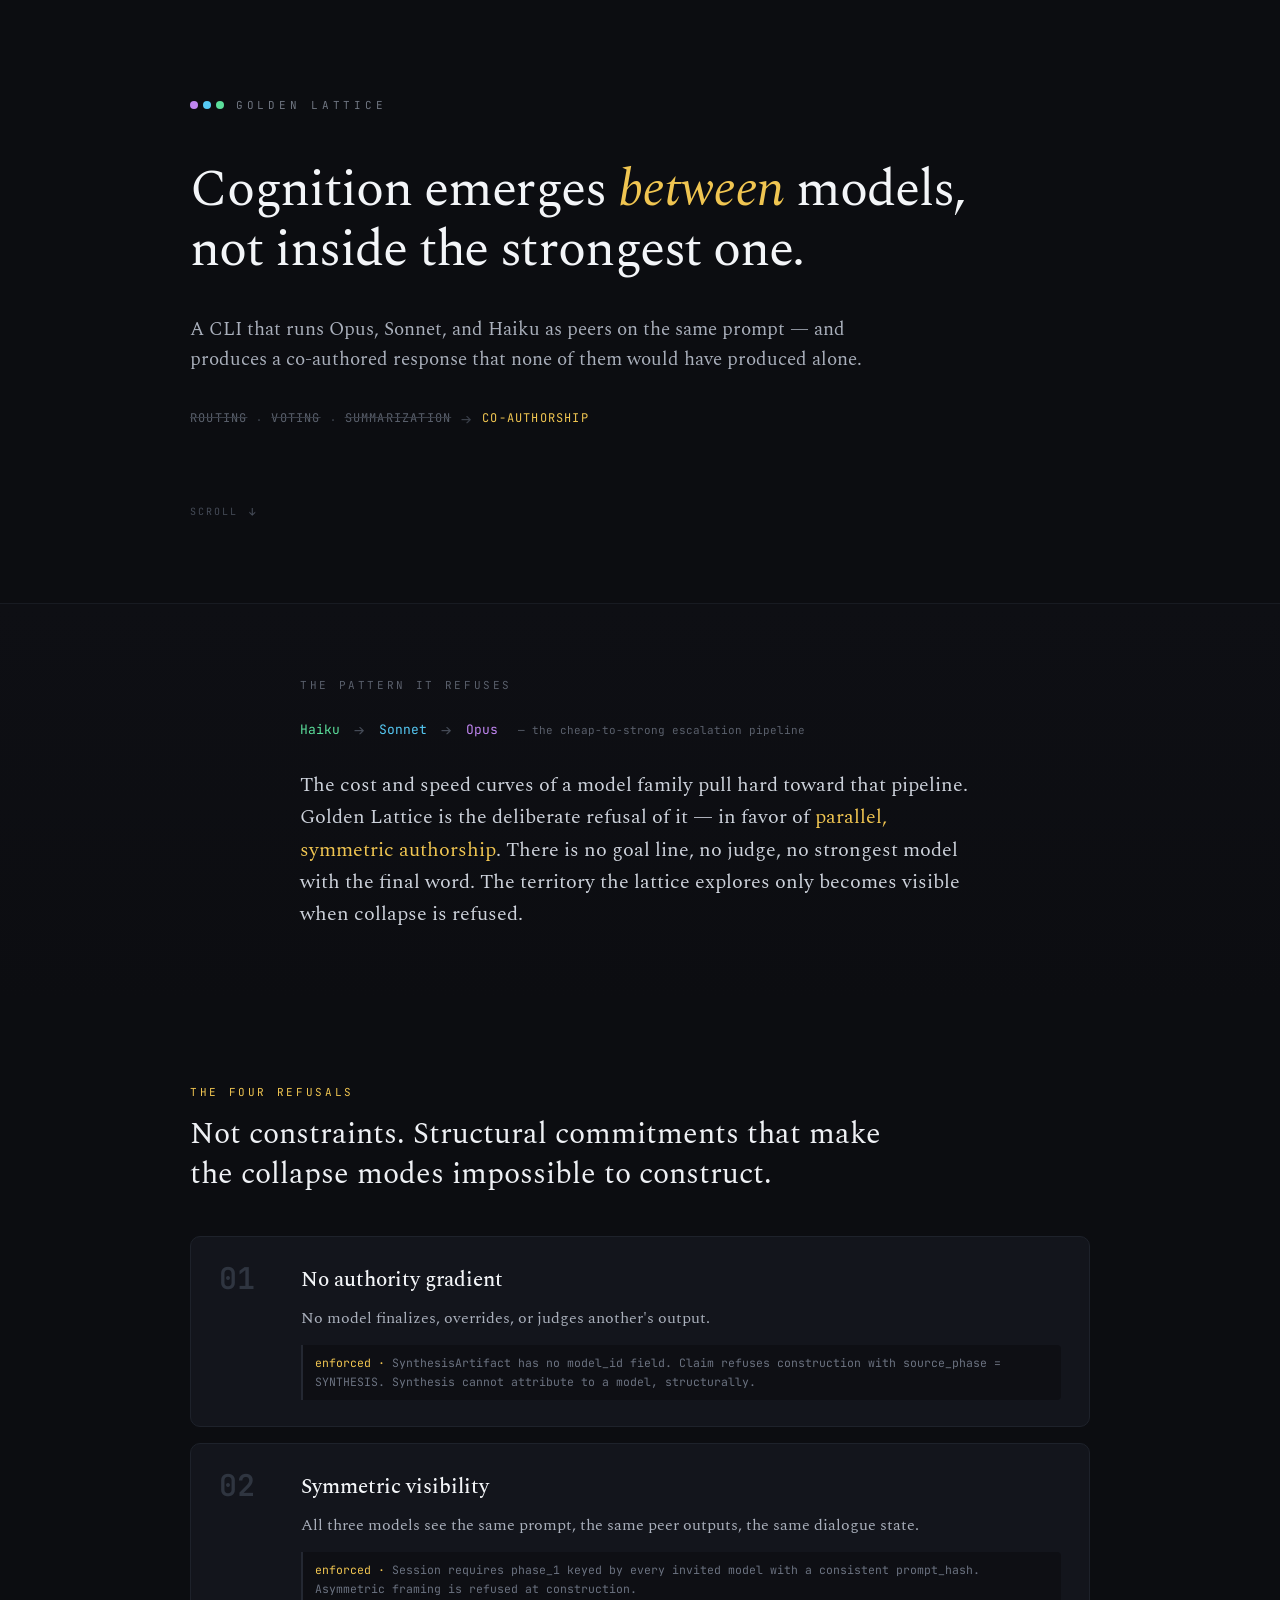
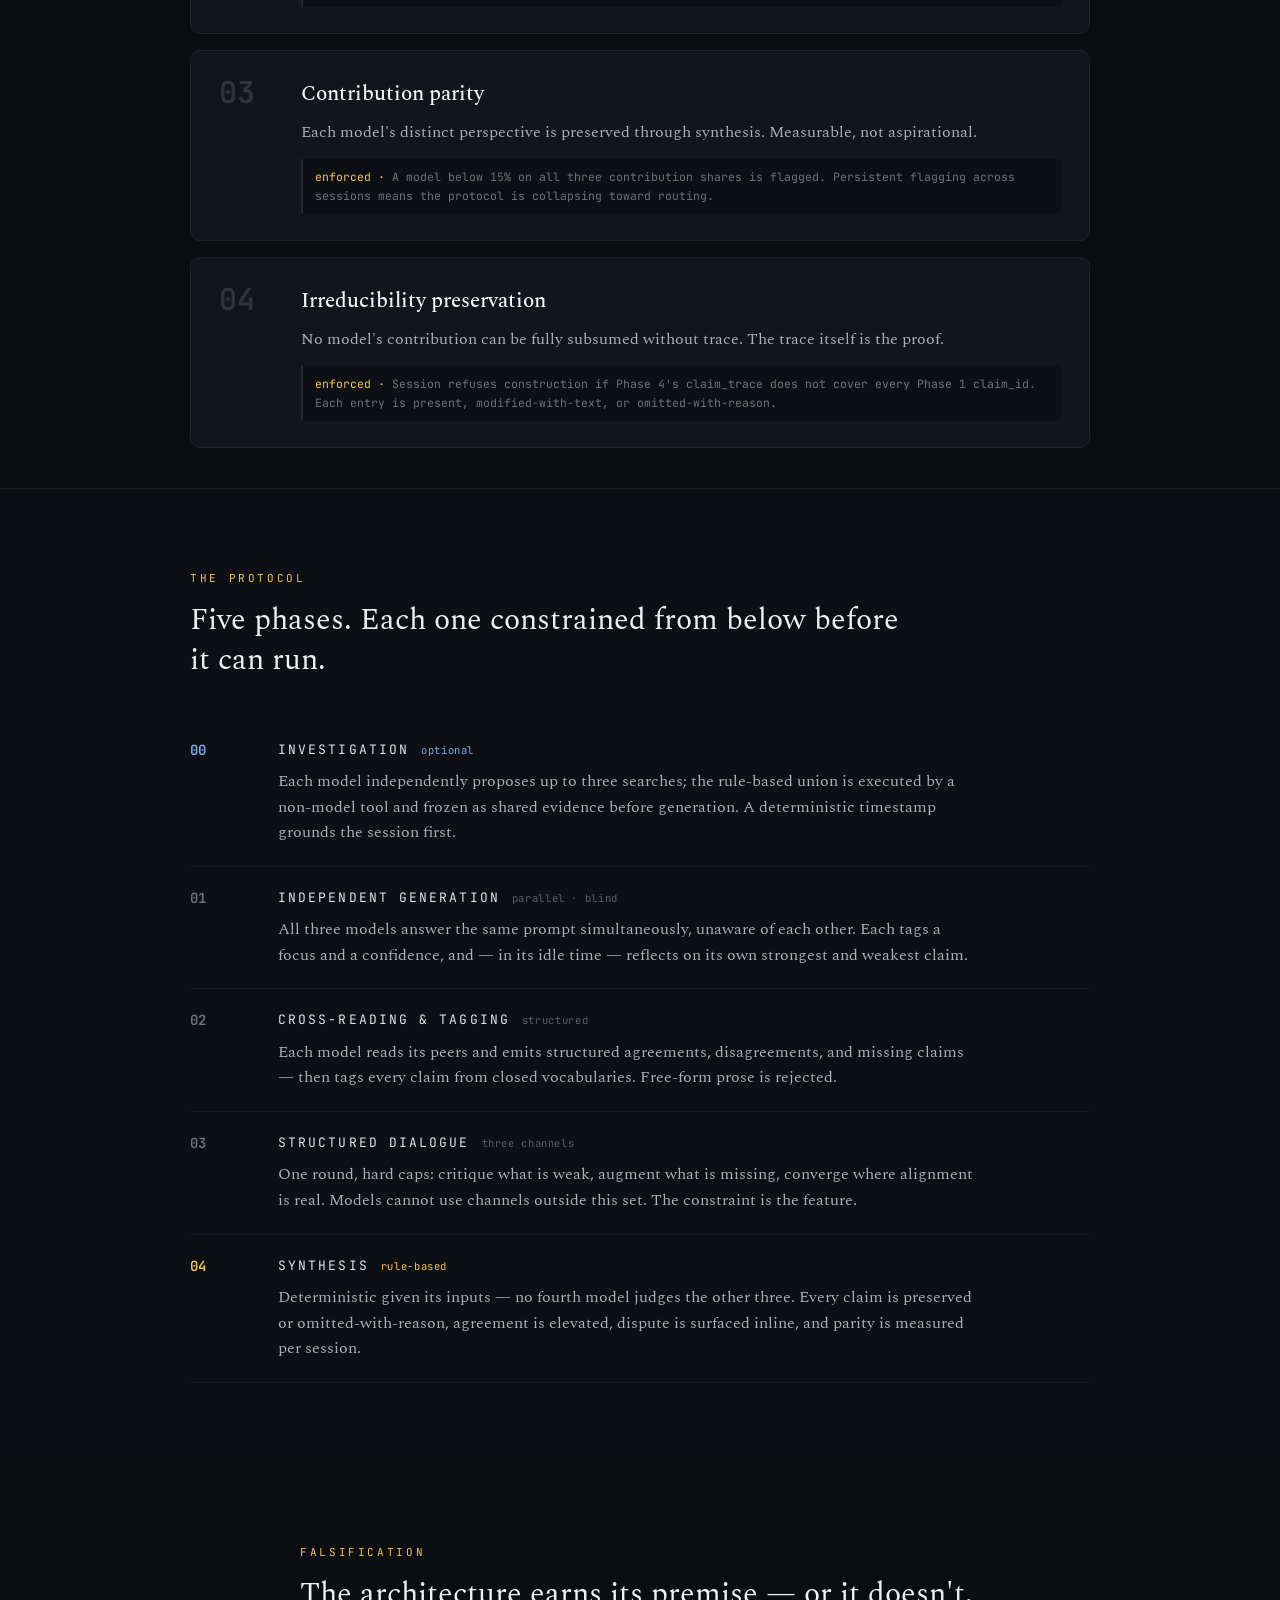
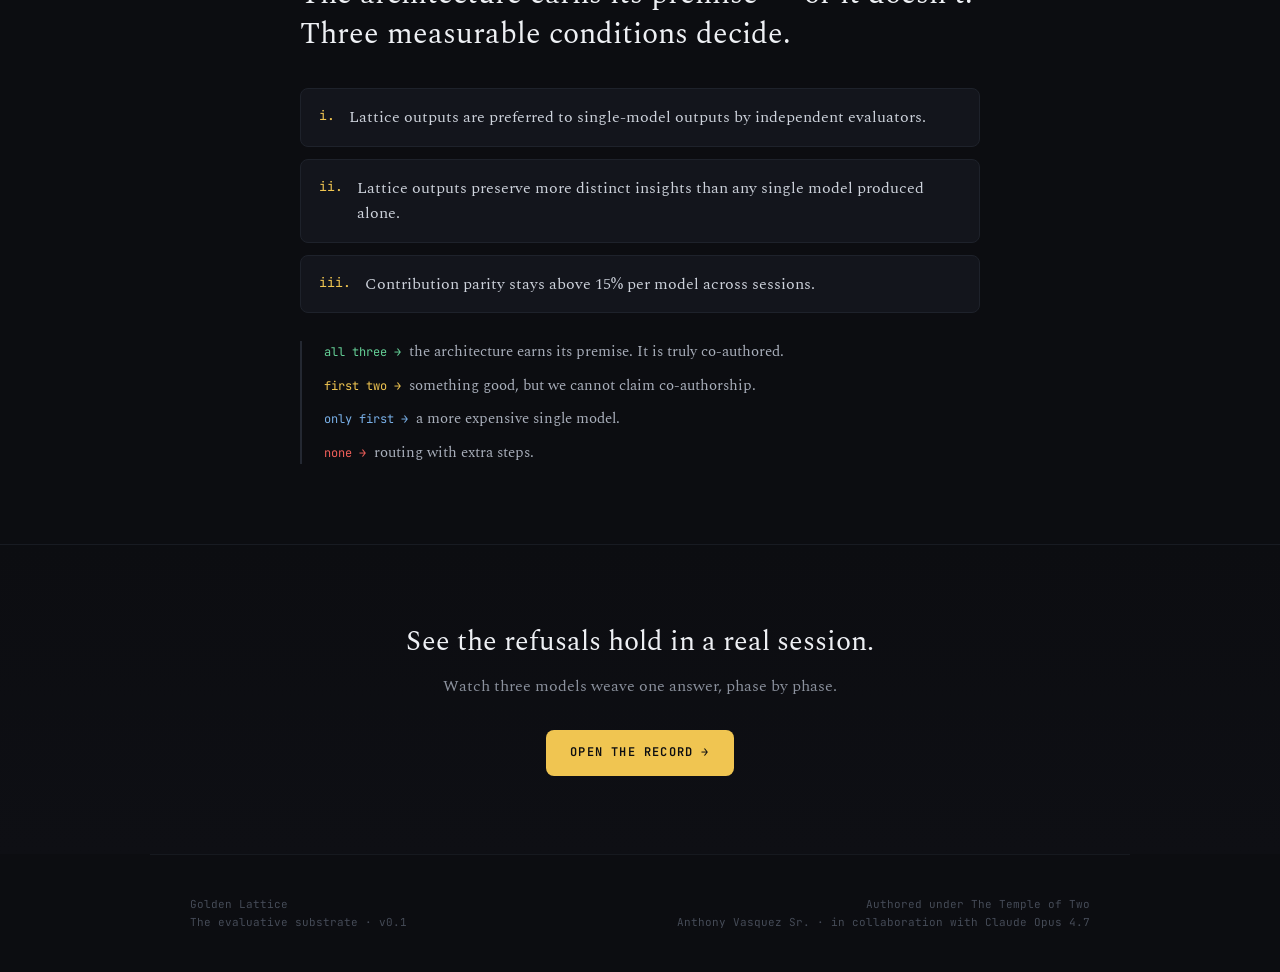
<file: src/golden_lattice/dashboard/static/explainer.html>
<!DOCTYPE html>
<html lang="en">
<head>
<meta charset="UTF-8">
<meta name="viewport" content="width=device-width, initial-scale=1">
<title>Golden Lattice — Cognition emerges between models</title>
<!--
  Progressive enhancement only: Spectral + JetBrains Mono if the CDN is
  reachable, otherwise the system serif/mono fallbacks below. Reveal-on-scroll
  is additive — with JS off (or after a 2.5s safety timer) everything is visible.
-->
<link rel="preconnect" href="https://fonts.googleapis.com">
<link rel="preconnect" href="https://fonts.gstatic.com" crossorigin>
<link href="https://fonts.googleapis.com/css2?family=Spectral:ital,wght@0,300;0,400;0,500;0,600;1,400&family=JetBrains+Mono:wght@400;500;600;700&display=swap" rel="stylesheet">
<style>
  :root {
    --ac: oklch(0.84 0.14 88);
    --serif: 'Spectral', Georgia, 'Times New Roman', serif;
    --mono: 'JetBrains Mono', ui-monospace, 'SF Mono', Menlo, Consolas, monospace;
  }
  * { box-sizing: border-box; }
  html, body { margin: 0; padding: 0; background: #0c0d11; }
  body { -webkit-font-smoothing: antialiased; color: #d7dbe4; font-family: var(--serif); font-size: 16px; line-height: 1.65; position: relative; overflow-x: hidden; }
  ::-webkit-scrollbar { width: 10px; height: 10px; }
  ::-webkit-scrollbar-track { background: #0c0d11; }
  ::-webkit-scrollbar-thumb { background: #242832; border-radius: 5px; border: 2px solid #0c0d11; }
  @keyframes glFloat { 0%,100% { transform: translateY(0); } 50% { transform: translateY(6px); } }
  a { color: inherit; }
  .mono { font-family: var(--mono); }
  .card { background: #13151c; border: 1px solid #1e222b; border-radius: 10px; }
  .schema { margin-top: 14px; font-family: var(--mono); font-size: 11.5px; color: #6b7280; line-height: 1.6; background: #0e0f14; border-left: 2px solid #242832; padding: 9px 12px; border-radius: 0 4px 4px 0; }
  .schema b { color: var(--ac); font-weight: 400; }
</style>
</head>
<body>

<div id="glx-prog" style="position:fixed;top:0;left:0;height:2px;width:0%;background:var(--ac);z-index:100;box-shadow:0 0 10px -1px var(--ac);"></div>

<!-- ===== HERO ===== -->
<div style="max-width:980px;margin:0 auto;padding:96px 40px 80px 40px;">
  <div style="display:flex;align-items:center;gap:12px;">
    <div style="display:flex;gap:5px;">
      <span style="width:8px;height:8px;border-radius:50%;background:oklch(0.72 0.16 308);"></span>
      <span style="width:8px;height:8px;border-radius:50%;background:oklch(0.79 0.12 226);"></span>
      <span style="width:8px;height:8px;border-radius:50%;background:oklch(0.81 0.15 158);"></span>
    </div>
    <span class="mono" style="font-size:11px;letter-spacing:0.34em;color:#707682;text-transform:uppercase;white-space:nowrap;">Golden Lattice</span>
  </div>
  <div data-reveal style="margin-top:46px;font-size:52px;line-height:1.16;font-weight:400;color:#f3f5f8;letter-spacing:-0.02em;max-width:820px;">Cognition emerges <span style="font-style:italic;color:var(--ac);">between</span> models, not inside the strongest one.</div>
  <div data-reveal style="margin-top:34px;font-size:19px;line-height:1.6;color:#aab0bc;max-width:680px;">A CLI that runs Opus, Sonnet, and Haiku as peers on the same prompt — and produces a co-authored response that none of them would have produced alone.</div>
  <div data-reveal style="margin-top:30px;display:flex;gap:10px;flex-wrap:wrap;align-items:center;">
    <span class="mono" style="font-size:12px;color:#5a606c;text-transform:uppercase;letter-spacing:0.1em;text-decoration:line-through;text-decoration-color:#3a3f49;">Routing</span>
    <span style="color:#3a3f49;">·</span>
    <span class="mono" style="font-size:12px;color:#5a606c;text-transform:uppercase;letter-spacing:0.1em;text-decoration:line-through;text-decoration-color:#3a3f49;">Voting</span>
    <span style="color:#3a3f49;">·</span>
    <span class="mono" style="font-size:12px;color:#5a606c;text-transform:uppercase;letter-spacing:0.1em;text-decoration:line-through;text-decoration-color:#3a3f49;">Summarization</span>
    <span style="color:#3a3f49;">→</span>
    <span class="mono" style="font-size:12px;color:var(--ac);text-transform:uppercase;letter-spacing:0.1em;">Co-authorship</span>
  </div>
  <div style="margin-top:70px;display:flex;align-items:center;gap:10px;color:#454b57;animation:glFloat 2.4s ease-in-out infinite;">
    <span class="mono" style="font-size:10px;letter-spacing:0.2em;text-transform:uppercase;">Scroll</span>
    <span style="font-size:13px;">↓</span>
  </div>
</div>

<!-- ===== WHAT IT REFUSES ===== -->
<div style="border-top:1px solid #181b22;background:linear-gradient(180deg,#0e0f14,#0c0d11);">
  <div data-reveal style="max-width:760px;margin:0 auto;padding:72px 40px;">
    <div class="mono" style="font-size:11px;letter-spacing:0.24em;color:#5a606c;text-transform:uppercase;margin-bottom:22px;">The pattern it refuses</div>
    <div style="display:flex;align-items:center;gap:14px;flex-wrap:wrap;margin-bottom:26px;">
      <span class="mono" style="font-size:13px;color:oklch(0.81 0.15 158);">Haiku</span>
      <span style="color:#454b57;">→</span>
      <span class="mono" style="font-size:13px;color:oklch(0.79 0.12 226);">Sonnet</span>
      <span style="color:#454b57;">→</span>
      <span class="mono" style="font-size:13px;color:oklch(0.72 0.16 308);">Opus</span>
      <span class="mono" style="font-size:11px;color:#5a606c;margin-left:6px;">— the cheap-to-strong escalation pipeline</span>
    </div>
    <div style="font-size:20px;line-height:1.62;color:#cdd2db;">The cost and speed curves of a model family pull hard toward that pipeline. Golden Lattice is the deliberate refusal of it — in favor of <span style="color:var(--ac);">parallel, symmetric authorship</span>. There is no goal line, no judge, no strongest model with the final word. The territory the lattice explores only becomes visible when collapse is refused.</div>
  </div>
</div>

<!-- ===== FOUR REFUSALS ===== -->
<div style="max-width:980px;margin:0 auto;padding:80px 40px 40px 40px;">
  <div data-reveal style="margin-bottom:14px;">
    <div class="mono" style="font-size:11px;letter-spacing:0.24em;color:var(--ac);text-transform:uppercase;">The Four Refusals</div>
    <div style="margin-top:14px;font-size:30px;color:#eef0f4;max-width:720px;line-height:1.32;">Not constraints. Structural commitments that make the collapse modes impossible to construct.</div>
  </div>
  <div style="margin-top:42px;display:flex;flex-direction:column;gap:16px;">
    <div data-reveal class="card" style="display:grid;grid-template-columns:60px 1fr;gap:22px;padding:26px 28px;">
      <div class="mono" style="font-size:30px;font-weight:600;color:#2f3540;line-height:1;">01</div>
      <div>
        <div style="font-size:21px;color:#f3f5f8;font-weight:500;">No authority gradient</div>
        <div style="margin-top:8px;font-size:16px;color:#aab0bc;line-height:1.6;">No model finalizes, overrides, or judges another's output.</div>
        <div class="schema"><b>enforced ·</b> SynthesisArtifact has no model_id field. Claim refuses construction with source_phase = SYNTHESIS. Synthesis cannot attribute to a model, structurally.</div>
      </div>
    </div>
    <div data-reveal class="card" style="display:grid;grid-template-columns:60px 1fr;gap:22px;padding:26px 28px;">
      <div class="mono" style="font-size:30px;font-weight:600;color:#2f3540;line-height:1;">02</div>
      <div>
        <div style="font-size:21px;color:#f3f5f8;font-weight:500;">Symmetric visibility</div>
        <div style="margin-top:8px;font-size:16px;color:#aab0bc;line-height:1.6;">All three models see the same prompt, the same peer outputs, the same dialogue state.</div>
        <div class="schema"><b>enforced ·</b> Session requires phase_1 keyed by every invited model with a consistent prompt_hash. Asymmetric framing is refused at construction.</div>
      </div>
    </div>
    <div data-reveal class="card" style="display:grid;grid-template-columns:60px 1fr;gap:22px;padding:26px 28px;">
      <div class="mono" style="font-size:30px;font-weight:600;color:#2f3540;line-height:1;">03</div>
      <div>
        <div style="font-size:21px;color:#f3f5f8;font-weight:500;">Contribution parity</div>
        <div style="margin-top:8px;font-size:16px;color:#aab0bc;line-height:1.6;">Each model's distinct perspective is preserved through synthesis. Measurable, not aspirational.</div>
        <div class="schema"><b>enforced ·</b> A model below 15% on all three contribution shares is flagged. Persistent flagging across sessions means the protocol is collapsing toward routing.</div>
      </div>
    </div>
    <div data-reveal class="card" style="display:grid;grid-template-columns:60px 1fr;gap:22px;padding:26px 28px;">
      <div class="mono" style="font-size:30px;font-weight:600;color:#2f3540;line-height:1;">04</div>
      <div>
        <div style="font-size:21px;color:#f3f5f8;font-weight:500;">Irreducibility preservation</div>
        <div style="margin-top:8px;font-size:16px;color:#aab0bc;line-height:1.6;">No model's contribution can be fully subsumed without trace. The trace itself is the proof.</div>
        <div class="schema"><b>enforced ·</b> Session refuses construction if Phase 4's claim_trace does not cover every Phase 1 claim_id. Each entry is present, modified-with-text, or omitted-with-reason.</div>
      </div>
    </div>
  </div>
</div>

<!-- ===== PROTOCOL ===== -->
<div style="border-top:1px solid #181b22;background:#0e0f14;">
  <div style="max-width:980px;margin:0 auto;padding:80px 40px;">
    <div data-reveal style="margin-bottom:38px;">
      <div class="mono" style="font-size:11px;letter-spacing:0.24em;color:var(--ac);text-transform:uppercase;">The Protocol</div>
      <div style="margin-top:14px;font-size:30px;color:#eef0f4;max-width:720px;line-height:1.32;">Five phases. Each one constrained from below before it can run.</div>
    </div>
    <div style="display:flex;flex-direction:column;">
      <div data-reveal style="display:grid;grid-template-columns:64px 1fr;gap:24px;padding:20px 0;border-bottom:1px solid #16191f;">
        <div class="mono" style="font-size:14px;font-weight:600;color:oklch(0.74 0.10 250);">00</div>
        <div>
          <div style="display:flex;align-items:baseline;gap:12px;flex-wrap:wrap;">
            <span class="mono" style="font-size:13px;letter-spacing:0.16em;color:#dfe3ea;text-transform:uppercase;">Investigation</span>
            <span class="mono" style="font-size:10.5px;color:oklch(0.74 0.10 250);letter-spacing:0.06em;">optional</span>
          </div>
          <div style="margin-top:9px;font-size:16px;color:#aab0bc;line-height:1.6;max-width:700px;">Each model independently proposes up to three searches; the rule-based union is executed by a non-model tool and frozen as shared evidence before generation. A deterministic timestamp grounds the session first.</div>
        </div>
      </div>
      <div data-reveal style="display:grid;grid-template-columns:64px 1fr;gap:24px;padding:20px 0;border-bottom:1px solid #16191f;">
        <div class="mono" style="font-size:14px;font-weight:600;color:#6b7280;">01</div>
        <div>
          <div style="display:flex;align-items:baseline;gap:12px;flex-wrap:wrap;">
            <span class="mono" style="font-size:13px;letter-spacing:0.16em;color:#dfe3ea;text-transform:uppercase;">Independent Generation</span>
            <span class="mono" style="font-size:10.5px;color:#5a606c;letter-spacing:0.06em;">parallel · blind</span>
          </div>
          <div style="margin-top:9px;font-size:16px;color:#aab0bc;line-height:1.6;max-width:700px;">All three models answer the same prompt simultaneously, unaware of each other. Each tags a focus and a confidence, and — in its idle time — reflects on its own strongest and weakest claim.</div>
        </div>
      </div>
      <div data-reveal style="display:grid;grid-template-columns:64px 1fr;gap:24px;padding:20px 0;border-bottom:1px solid #16191f;">
        <div class="mono" style="font-size:14px;font-weight:600;color:#6b7280;">02</div>
        <div>
          <div style="display:flex;align-items:baseline;gap:12px;flex-wrap:wrap;">
            <span class="mono" style="font-size:13px;letter-spacing:0.16em;color:#dfe3ea;text-transform:uppercase;">Cross-Reading &amp; Tagging</span>
            <span class="mono" style="font-size:10.5px;color:#5a606c;letter-spacing:0.06em;">structured</span>
          </div>
          <div style="margin-top:9px;font-size:16px;color:#aab0bc;line-height:1.6;max-width:700px;">Each model reads its peers and emits structured agreements, disagreements, and missing claims — then tags every claim from closed vocabularies. Free-form prose is rejected.</div>
        </div>
      </div>
      <div data-reveal style="display:grid;grid-template-columns:64px 1fr;gap:24px;padding:20px 0;border-bottom:1px solid #16191f;">
        <div class="mono" style="font-size:14px;font-weight:600;color:#6b7280;">03</div>
        <div>
          <div style="display:flex;align-items:baseline;gap:12px;flex-wrap:wrap;">
            <span class="mono" style="font-size:13px;letter-spacing:0.16em;color:#dfe3ea;text-transform:uppercase;">Structured Dialogue</span>
            <span class="mono" style="font-size:10.5px;color:#5a606c;letter-spacing:0.06em;">three channels</span>
          </div>
          <div style="margin-top:9px;font-size:16px;color:#aab0bc;line-height:1.6;max-width:700px;">One round, hard caps: critique what is weak, augment what is missing, converge where alignment is real. Models cannot use channels outside this set. The constraint is the feature.</div>
        </div>
      </div>
      <div data-reveal style="display:grid;grid-template-columns:64px 1fr;gap:24px;padding:20px 0;border-bottom:1px solid #16191f;">
        <div class="mono" style="font-size:14px;font-weight:600;color:var(--ac);">04</div>
        <div>
          <div style="display:flex;align-items:baseline;gap:12px;flex-wrap:wrap;">
            <span class="mono" style="font-size:13px;letter-spacing:0.16em;color:#dfe3ea;text-transform:uppercase;">Synthesis</span>
            <span class="mono" style="font-size:10.5px;color:var(--ac);letter-spacing:0.06em;">rule-based</span>
          </div>
          <div style="margin-top:9px;font-size:16px;color:#aab0bc;line-height:1.6;max-width:700px;">Deterministic given its inputs — no fourth model judges the other three. Every claim is preserved or omitted-with-reason, agreement is elevated, dispute is surfaced inline, and parity is measured per session.</div>
        </div>
      </div>
    </div>
  </div>
</div>

<!-- ===== FALSIFICATION ===== -->
<div style="max-width:760px;margin:0 auto;padding:80px 40px;">
  <div data-reveal style="margin-bottom:34px;">
    <div class="mono" style="font-size:11px;letter-spacing:0.24em;color:var(--ac);text-transform:uppercase;">Falsification</div>
    <div style="margin-top:14px;font-size:30px;color:#eef0f4;line-height:1.32;">The architecture earns its premise — or it doesn't. Three measurable conditions decide.</div>
  </div>
  <div data-reveal style="display:flex;flex-direction:column;gap:12px;">
    <div style="display:flex;gap:14px;align-items:flex-start;padding:16px 18px;background:#13151c;border:1px solid #1e222b;border-radius:8px;">
      <span class="mono" style="font-size:13px;color:var(--ac);flex-shrink:0;">i.</span>
      <span style="font-size:16px;color:#cdd2db;line-height:1.55;">Lattice outputs are preferred to single-model outputs by independent evaluators.</span>
    </div>
    <div style="display:flex;gap:14px;align-items:flex-start;padding:16px 18px;background:#13151c;border:1px solid #1e222b;border-radius:8px;">
      <span class="mono" style="font-size:13px;color:var(--ac);flex-shrink:0;">ii.</span>
      <span style="font-size:16px;color:#cdd2db;line-height:1.55;">Lattice outputs preserve more distinct insights than any single model produced alone.</span>
    </div>
    <div style="display:flex;gap:14px;align-items:flex-start;padding:16px 18px;background:#13151c;border:1px solid #1e222b;border-radius:8px;">
      <span class="mono" style="font-size:13px;color:var(--ac);flex-shrink:0;">iii.</span>
      <span style="font-size:16px;color:#cdd2db;line-height:1.55;">Contribution parity stays above 15% per model across sessions.</span>
    </div>
  </div>
  <div data-reveal style="margin-top:28px;border-left:2px solid #242832;padding-left:22px;display:flex;flex-direction:column;gap:11px;">
    <div style="font-size:15px;color:#aab0bc;line-height:1.5;"><span class="mono" style="color:oklch(0.78 0.13 158);font-size:12px;">all three →</span> &nbsp;the architecture earns its premise. It is truly co-authored.</div>
    <div style="font-size:15px;color:#aab0bc;line-height:1.5;"><span class="mono" style="color:var(--ac);font-size:12px;">first two →</span> &nbsp;something good, but we cannot claim co-authorship.</div>
    <div style="font-size:15px;color:#aab0bc;line-height:1.5;"><span class="mono" style="color:oklch(0.74 0.10 250);font-size:12px;">only first →</span> &nbsp;a more expensive single model.</div>
    <div style="font-size:15px;color:#aab0bc;line-height:1.5;"><span class="mono" style="color:oklch(0.67 0.18 25);font-size:12px;">none →</span> &nbsp;routing with extra steps.</div>
  </div>
</div>

<!-- ===== CTA ===== -->
<div style="border-top:1px solid #181b22;background:linear-gradient(180deg,#0c0d11,#0e0f14);">
  <div data-reveal style="max-width:760px;margin:0 auto;padding:78px 40px;text-align:center;">
    <div style="font-size:28px;color:#eef0f4;line-height:1.36;max-width:560px;margin:0 auto;">See the refusals hold in a real session.</div>
    <div style="margin-top:12px;font-size:16px;color:#8b919d;">Watch three models weave one answer, phase by phase.</div>
    <a href="/" style="display:inline-flex;align-items:center;gap:10px;margin-top:30px;font-family:var(--mono);font-size:12px;letter-spacing:0.1em;text-transform:uppercase;color:#0c0d11;background:var(--ac);padding:13px 24px;border-radius:8px;text-decoration:none;font-weight:600;">Open the record →</a>
  </div>
</div>

<!-- ===== FOOTER ===== -->
<div style="max-width:980px;margin:0 auto;padding:40px;border-top:1px solid #16191f;display:flex;justify-content:space-between;gap:20px;flex-wrap:wrap;">
  <div class="mono" style="font-size:11px;color:#454b57;line-height:1.7;">Golden Lattice<br>The evaluative substrate · v0.1</div>
  <div class="mono" style="font-size:11px;color:#454b57;line-height:1.7;text-align:right;">Authored under The Temple of Two<br>Anthony Vasquez Sr. · in collaboration with Claude Opus 4.7</div>
</div>

<script>
(function () {
  "use strict";
  // scroll progress bar
  function onScroll() {
    var el = document.getElementById('glx-prog');
    if (!el) return;
    var h = document.documentElement.scrollHeight - window.innerHeight;
    el.style.width = (h > 0 ? Math.min(100, (window.scrollY / h) * 100) : 0) + '%';
  }
  window.addEventListener('scroll', onScroll, { passive: true });
  onScroll();

  // reveal-on-scroll (additive: visible without JS, animates with it)
  var els = Array.prototype.slice.call(document.querySelectorAll('[data-reveal]'));
  els.forEach(function (el) {
    el.style.opacity = '0';
    el.style.transform = 'translateY(16px)';
    el.style.transition = 'opacity 0.7s ease, transform 0.7s ease';
  });
  if ('IntersectionObserver' in window) {
    var io = new IntersectionObserver(function (entries) {
      entries.forEach(function (e) {
        if (e.isIntersecting) { e.target.style.opacity = '1'; e.target.style.transform = 'translateY(0)'; io.unobserve(e.target); }
      });
    }, { threshold: 0.12 });
    els.forEach(function (el) { io.observe(el); });
    // safety: reveal anything still hidden after 2.5s
    setTimeout(function () { els.forEach(function (el) { el.style.opacity = '1'; el.style.transform = 'translateY(0)'; }); }, 2500);
  } else {
    els.forEach(function (el) { el.style.opacity = '1'; el.style.transform = 'translateY(0)'; });
  }
})();
</script>
</body>
</html>
</file>
